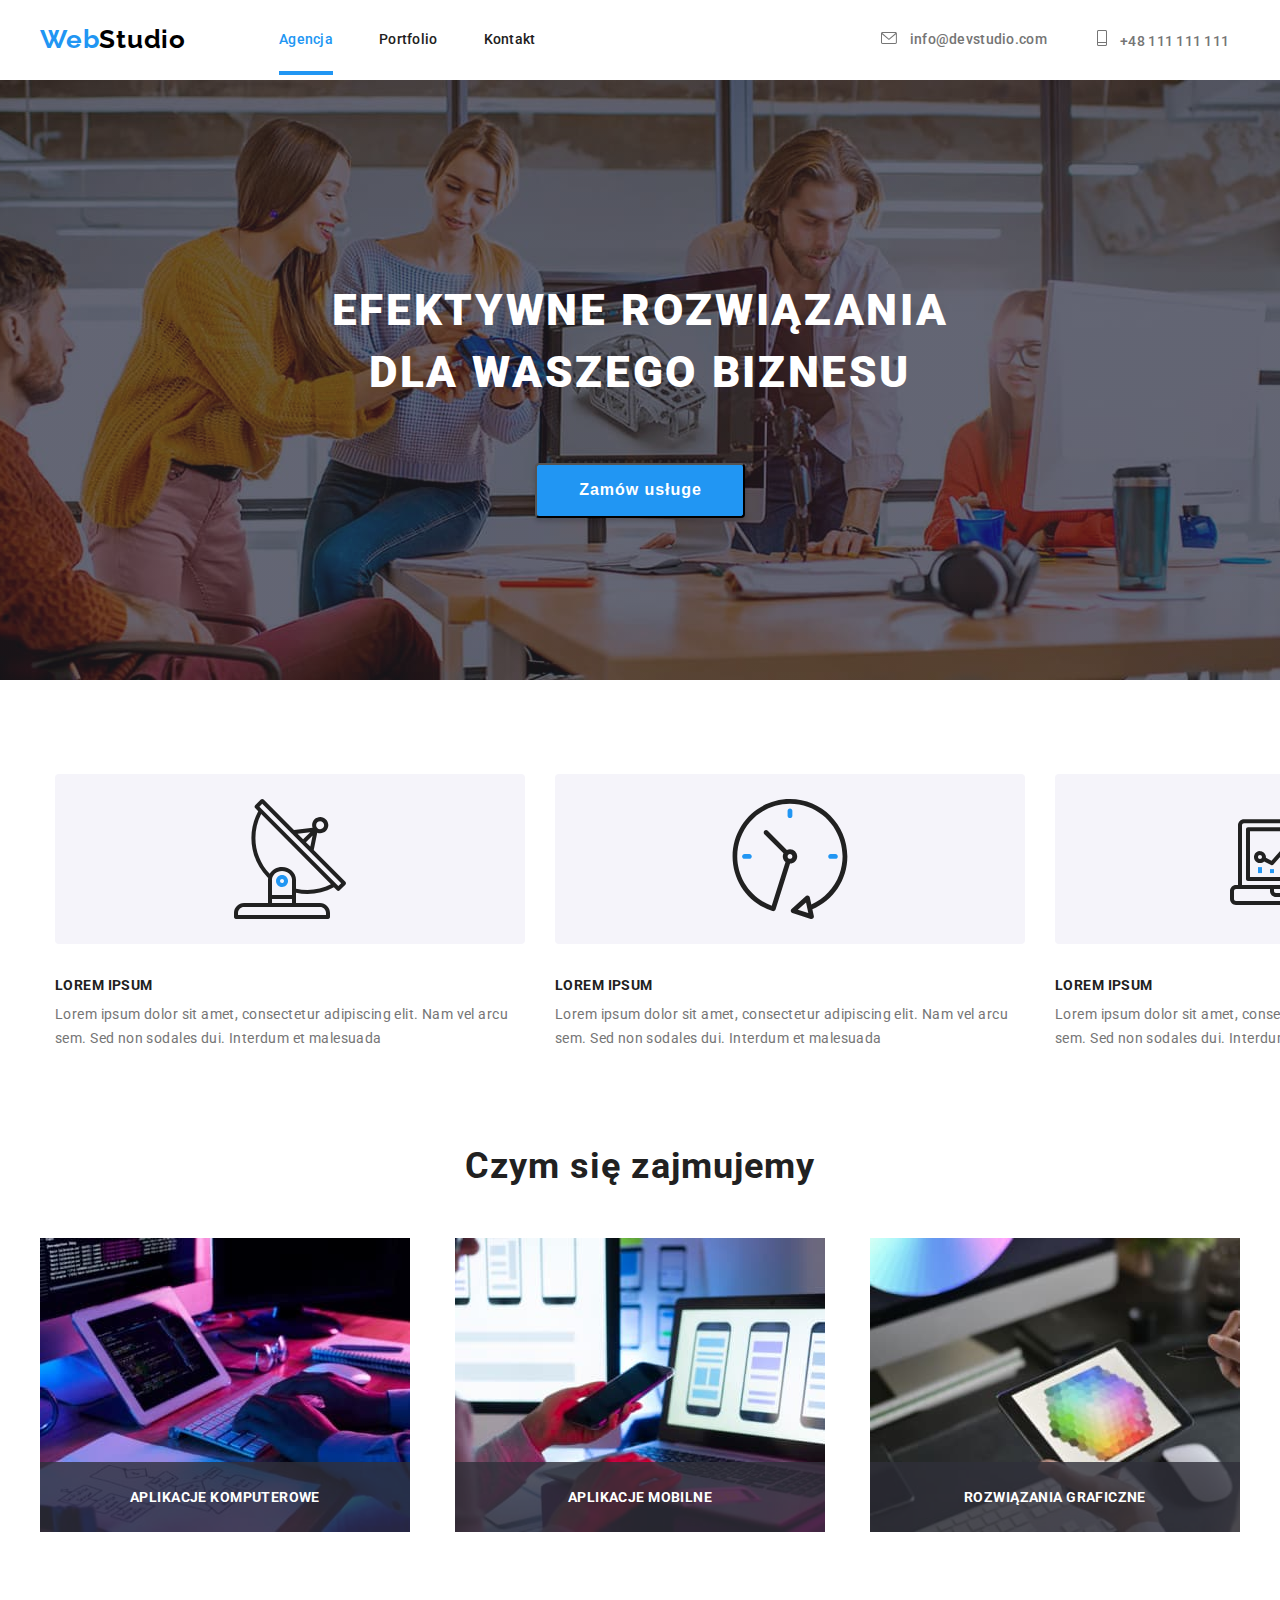
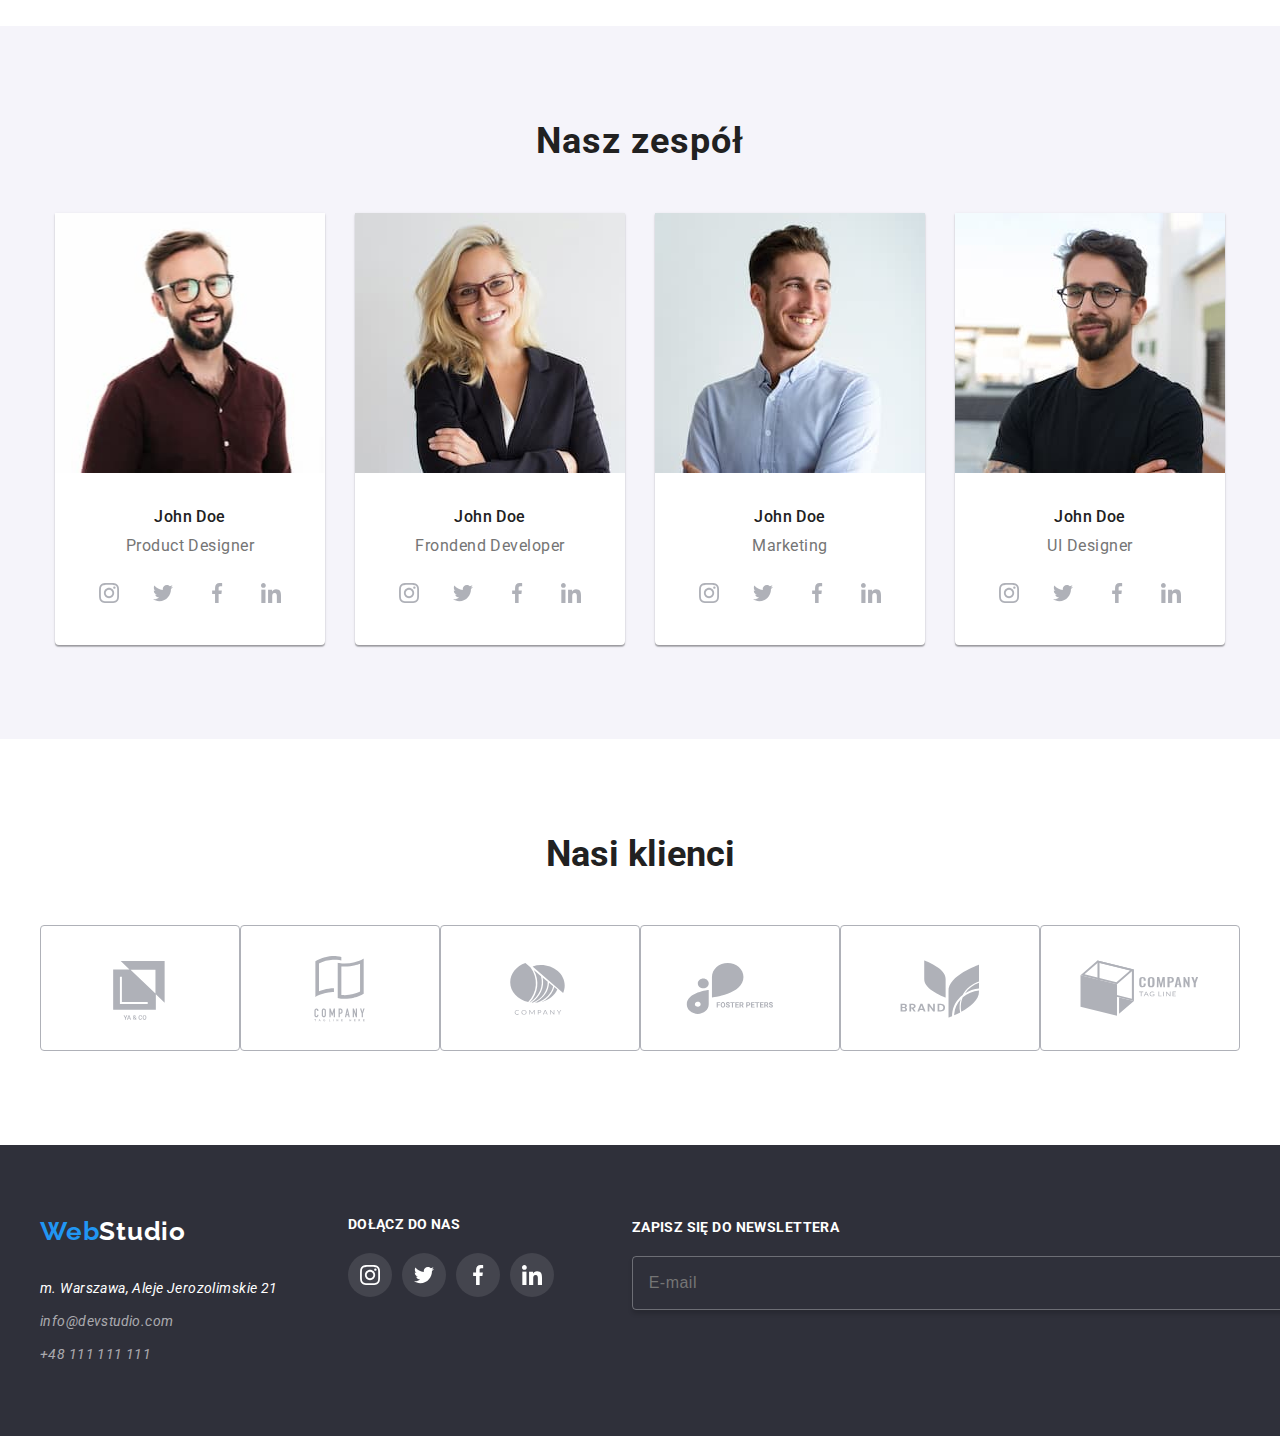
<file: index.html>
<!DOCTYPE html>
<html lang="en">
  <head>
    <meta charset="UTF-8" />
    <meta http-equiv="X-UA-Compatible" content="IE=edge" />
    <meta name="viewport" content="width=device-width, initial-scale=1.0" />
    <title>hw 6</title>
    <link rel="stylesheet" href="./css/styles.css" />
    <link rel="preconnect" href="https://fonts.googleapis.com" />
    <link rel="preconnect" href="https://fonts.gstatic.com" crossorigin />
    <link
      href="https://fonts.googleapis.com/css2?family=Raleway:wght@700&family=Roboto:wght@400;500;700;900&display=swap"
      rel="stylesheet"
    />
    <link
      rel="stylesheet"
      href="https://cdnjs.cloudflare.com/ajax/libs/modern-normalize/2.0.0/modern-normalize.min.css"
      integrity="sha512-4xo8blKMVCiXpTaLzQSLSw3KFOVPWhm/TRtuPVc4WG6kUgjH6J03IBuG7JZPkcWMxJ5huwaBpOpnwYElP/m6wg=="
      crossorigin="anonymous"
      referrerpolicy="no-referrer"
    />
    <link
      rel="stylesheet"
      href="https://cdnjs.cloudflare.com/ajax/libs/modern-normalize/2.0.0/modern-normalize.css"
      integrity="sha512-gA2Bvu0/hw4oj0Lp8ZHjK+o3S4BE5m8d/wNVy6ktKLhHKPpWLQwv9ixzuWirWOakoJqlBdePq2NhoCaUOQ5npQ=="
      crossorigin="anonymous"
      referrerpolicy="no-referrer"
    />
  </head>

  <body>
    <header class="nav-background container">
      <a class="logo" href="./index.html"
        >Web<span class="logo-studio-header">Studio</span></a
      >
      <nav>
        <ul class="first-line">
          <li>
            <a
              class="first-line-agency agency-blue agency-underscore"
              style="color: #2196f3"
              href="./index.html"
              >Agencja</a
            >
          </li>
          <li>
            <a class="first-line-portfolio" href="./portfolio.html"
              >Portfolio</a
            >
          </li>
          <li><a class="first-line-contact" href="/kontakt">Kontakt</a></li>
        </ul>
      </nav>

      <div class="first-line-contactinfo">
        <a href="mailto:info@devstudio.com">
          <svg class="icon-nav" width="16px" height="12px">
            <use href="./images/icons.svg#icon-envelope"></use>
          </svg>
          info@devstudio.com</a
        >

        <a href="tel:+48111111111">
          <svg class="icon-nav" width="10px" height="16px">
            <use href="./images/icons.svg#icon-phone"></use>
          </svg>
          +48 111 111 111</a
        >
      </div>
    </header>

    <main>
      <div class="first-section-background">
        <div class="container first-section-settings">
          <h1 class="fist-section-title">
            EFEKTYWNE ROZWIĄZANIA <br />
            DLA WASZEGO BIZNESU
          </h1>
          <div class="first-section-button-box">
            <button data-modal-open class="first-section-button" type="button">
              Zamów usługe
            </button>
          </div>
        </div>
      </div>

      <section class="section">
        <div class="container">
          <ul class="second-section">
            <li class="second-section-headline">
              <svg class="icon-second-section" width="270px" height="120px">
                <use href="./images/icons.svg#icon-antenna"></use>
              </svg>
              <p class="second-section-hd-item">LOREM IPSUM</p>
              <p class="second-section-text">
                Lorem ipsum dolor sit amet, consectetur adipiscing elit. Nam vel
                arcu sem. Sed non sodales dui. Interdum et malesuada
              </p>
            </li>

            <li class="second-section-headline">
              <svg class="icon-second-section" width="270px" height="120px">
                <use href="./images/icons.svg#icon-clock"></use>
              </svg>
              <p class="second-section-hd-item">LOREM IPSUM</p>
              <p class="second-section-text">
                Lorem ipsum dolor sit amet, consectetur adipiscing elit. Nam vel
                arcu sem. Sed non sodales dui. Interdum et malesuada
              </p>
            </li>

            <li class="second-section-headline">
              <svg class="icon-second-section" width="270px" height="120px">
                <use href="./images/icons.svg#icon-diagram"></use>
              </svg>
              <p class="second-section-hd-item">LOREM IPSUM</p>
              <p class="second-section-text">
                Lorem ipsum dolor sit amet, consectetur adipiscing elit. Nam vel
                arcu sem. Sed non sodales dui. Interdum et malesuada
              </p>
            </li>

            <li class="second-section-headline">
              <svg class="icon-second-section" width="270px" height="120px">
                <use href="./images/icons.svg#icon-astronaut"></use>
              </svg>
              <p class="second-section-hd-item">LOREM IPSUM</p>
              <p class="second-section-text">
                Lorem ipsum dolor sit amet, consectetur adipiscing elit. Nam vel
                arcu sem. Sed non sodales dui. Interdum et malesuada
              </p>
            </li>
          </ul>
        </div>
      </section>

      <div>
        <h2 class="third-section-title">Czym się zajmujemy</h2>
        <ul class="container third-section-pictures">
          <li>
            <img
              src="./images/pic1.jpg"
              alt="tablet on the desk"
              width="370"
              height="294"
            />
            <p class="third-section-text">APLIKACJE KOMPUTEROWE</p>
          </li>

          <li>
            <img
              src="./images/pic2.jpg"
              alt="tablet on the desk"
              width="370"
              height="294"
            />
            <p class="third-section-text">APLIKACJE MOBILNE</p>
          </li>

          <li>
            <img
              src="./images/pic3.jpg"
              alt="picture on the desk"
              width="370"
              height="294"
            />
            <p class="third-section-text">ROZWIĄZANIA GRAFICZNE</p>
          </li>
        </ul>
      </div>

      <section class="fourth-section-background section">
        <h2 class="fouth-section-title">Nasz zespół</h2>

        <div class="container fourth-section">
          <figure class="fourth-section-block">
            <img
              class="fourth-section-photo"
              src="./images/pic4.jpg"
              alt="man"
              width="270"
              height="260"
            />
            <figcaption class="fourth-section-name">
              John Doe
              <p class="fourth-section-position">Product Designer</p>
            </figcaption>
            <div class="sm-icons">
              <div class="icon-fourth">
                <svg width="20px" height="20px">
                  <use href="./images/icons.svg#icon-instagram"></use>
                </svg>
              </div>
              <div class="icon-fourth">
                <svg width="20px" height="20px">
                  <use href="./images/icons.svg#icon-twitter"></use>
                </svg>
              </div>
              <div class="icon-fourth">
                <svg width="20px" height="20px">
                  <use href="./images/icons.svg#icon-facebook"></use>
                </svg>
              </div>
              <div class="icon-fourth">
                <svg width="20px" height="20px">
                  <use href="./images/icons.svg#icon-linkedin"></use>
                </svg>
              </div>
            </div>
          </figure>

          <figure class="fourth-section-block">
            <img
              class="fourth-section-photo"
              src="./images/pic5.jpg"
              alt="man"
              width="270"
              height="260"
            />
            <figcaption class="fourth-section-name">
              John Doe
              <p class="fourth-section-position">Frondend Developer</p>
            </figcaption>
            <div class="sm-icons">
              <div class="icon-fourth">
                <svg width="20px" height="20px">
                  <use href="./images/icons.svg#icon-instagram"></use>
                </svg>
              </div>
              <div class="icon-fourth">
                <svg width="20px" height="20px">
                  <use href="./images/icons.svg#icon-twitter"></use>
                </svg>
              </div>
              <div class="icon-fourth">
                <svg width="20px" height="20px">
                  <use href="./images/icons.svg#icon-facebook"></use>
                </svg>
              </div>
              <div class="icon-fourth">
                <svg width="20px" height="20px">
                  <use href="./images/icons.svg#icon-linkedin"></use>
                </svg>
              </div>
            </div>
          </figure>

          <figure class="fourth-section-block">
            <img
              class="fourth-section-photo"
              src="./images/pic6.jpg"
              alt="man"
              width="270"
              height="260"
            />
            <figcaption class="fourth-section-name">
              John Doe
              <p class="fourth-section-position">Marketing</p>
            </figcaption>
            <div class="sm-icons">
              <div class="icon-fourth">
                <svg width="20px" height="20px">
                  <use href="./images/icons.svg#icon-instagram"></use>
                </svg>
              </div>
              <div class="icon-fourth">
                <svg width="20px" height="20px">
                  <use href="./images/icons.svg#icon-twitter"></use>
                </svg>
              </div>
              <div class="icon-fourth">
                <svg width="20px" height="20px">
                  <use href="./images/icons.svg#icon-facebook"></use>
                </svg>
              </div>
              <div class="icon-fourth">
                <svg width="20px" height="20px">
                  <use href="./images/icons.svg#icon-linkedin"></use>
                </svg>
              </div>
            </div>
          </figure>

          <figure class="fourth-section-block">
            <img
              class="fourth-section-photo"
              src="./images/pic7.jpg"
              alt="man"
              width="270"
              height="260"
            />
            <figcaption class="fourth-section-name">
              John Doe
              <p class="fourth-section-position">UI Designer</p>
            </figcaption>
            <div class="sm-icons">
              <div class="icon-fourth">
                <svg width="20px" height="20px">
                  <use href="./images/icons.svg#icon-instagram"></use>
                </svg>
              </div>
              <div class="icon-fourth">
                <svg width="20px" height="20px">
                  <use href="./images/icons.svg#icon-twitter"></use>
                </svg>
              </div>
              <div class="icon-fourth">
                <svg width="20px" height="20px">
                  <use href="./images/icons.svg#icon-facebook"></use>
                </svg>
              </div>
              <div class="icon-fourth">
                <svg width="20px" height="20px">
                  <use href="./images/icons.svg#icon-linkedin"></use>
                </svg>
              </div>
            </div>
          </figure>
        </div>
      </section>

      <section class="section">
        <div class="container">
          <h2 class="fifth-section-headline">Nasi klienci</h2>

          <div class="clients-icons">
            <svg class="clients-icons-blue" width="170" height="92">
              <use href="./images/icons.svg#icon-Logo-1"></use>
            </svg>
            <svg class="clients-icons-blue" width="170" height="92">
              <use href="./images/icons.svg#icon-Logo-2"></use>
            </svg>
            <svg class="clients-icons-blue" width="170" height="92">
              <use href="./images/icons.svg#icon-Logo-3"></use>
            </svg>
            <svg class="clients-icons-blue" width="170" height="92">
              <use href="./images/icons.svg#icon-Logo-4"></use>
            </svg>
            <svg class="clients-icons-blue" width="170" height="92">
              <use href="./images/icons.svg#icon-Logo-5"></use>
            </svg>
            <svg class="clients-icons-blue" width="170" height="92">
              <use href="./images/icons.svg#icon-Logo-6"></use>
            </svg>
          </div>
        </div>
      </section>
    </main>

    <footer class="footer-background">
      <div class="footer-flex container">
        <div class="footer-text">
          <a class="footer-logo" href="/WebStudio"
            >Web<span class="logo-studio">Studio</span></a
          >

          <address class="footer-address-contact">
            <a class="footer-address"> m. Warszawa, Aleje Jerozolimskie 21</a>
            <a
              class="footer-contact"
              href="mailto:info@devstudio.com"
              >info@devstudio.com</a
            >
            <a class="footer-contact" href="tel:+48111111111"
              >+48 111 111 111
            </a>
          </address>
        </div>

        <div>
          <p class="sm-footer">DOŁĄCZ DO NAS</p>
          <div class="footer-icons">
            <a class="footer-sm-icon"
              ><svg width="20" height="20">
                <use href="./images/icons.svg#icon-instagram"></use>
              </svg>
            </a>
            <a class="footer-sm-icon"
              ><svg width="20" height="20">
                <use href="./images/icons.svg#icon-twitter"></use></svg
            ></a>
            <a class="footer-sm-icon"
              ><svg width="20" height="20">
                <use href="./images/icons.svg#icon-facebook"></use></svg
            ></a>
            <a class="footer-sm-icon"
              ><svg width="20" height="20">
                <use href="./images/icons.svg#icon-linkedin"></use></svg
            ></a>
          </div>
          </div>

          <div class="footer-newsletter">
            <form name="newsletter">
              <label class="footer-nl-label">
                Zapisz się do newslettera </br>
                <div class="email-display-footer">
                <input class="email-frame-footer" type="email" name="newsletter" placeholder="E-mail" />
              </label>
              <button class="submit-button-footer" type="submit"> <div class="sign-in-footer">Zapisz się </div> 
                <svg class="svg-email-footer" width="24" height="24">
                <use href="./images/icons.svg#icon-email-footer"></use></svg>
              </button>
              </div>
            </form>
          </div>
    </footer>

    <div class="backdrop is-hidden" data-modal>
      <div class="modal">
        <button class="close" data-modal-close>
          <svg width="11" height="11">
            <use class="x-icon" href="./images/icons.svg#icon-x-icon"></use>
          </svg>
        </button>

        <div class="modal-display">
        <p class="modal-text"> Zostaw swoje dane w formularzu poniżej</p>
        <form>

<label> <div class="modal-form-name">Imię </br> </div>
  <div class="label-wrapper">
<input class="label-part" type="text" name="name" required />
<svg width="18" height="18">
            <use href="./images/icons.svg#icon-person-modal"></use>
          </svg>
</div>
</label>

<label> <div class="modal-form-name">Telefon </br></div>
  <div class="label-wrapper">
<input class="label-part" type="phone-number" name="number" required />
<svg width="18" height="18">
            <use href="./images/icons.svg#icon-phone-modal"></use>
          </svg>
</div>
</label>

<label> <div class="modal-form-name">E-mail </br></div>
  <div class="label-wrapper">
<input class="label-part" type="email" name="email" required />
<svg width="18" height="18">
            <use href="./images/icons.svg#icon-email-modal"></use>
          </svg>
</div>
</label>

<label>
    <div class="modal-form-name modal-form-name-position">Komentarz</div>
    <div class="label-focus">
    <textarea class="label-part-comment" name="feedback" rows="5" placeholder="Wprowadź tekst" required></textarea>
</div>
  </label>

  <label class="modal-checkbox">
    <input type="checkbox" name="regulations" required/>
    <div class="modal-checkbox-text">Oświadczam iż akceptuję <a href="">Regulamin</a> i <a href="">Politykę Prywatności.</a></div>
  </label>
  
  <div class="modal-submit-display">
  <button class="modal-submit" type="submit">Wyślij </div></button>
  </div>
</form>
</div>

      </div>
    </div>

    <script src="./js/modal.js"></script>
  </body>
</html>
</file>
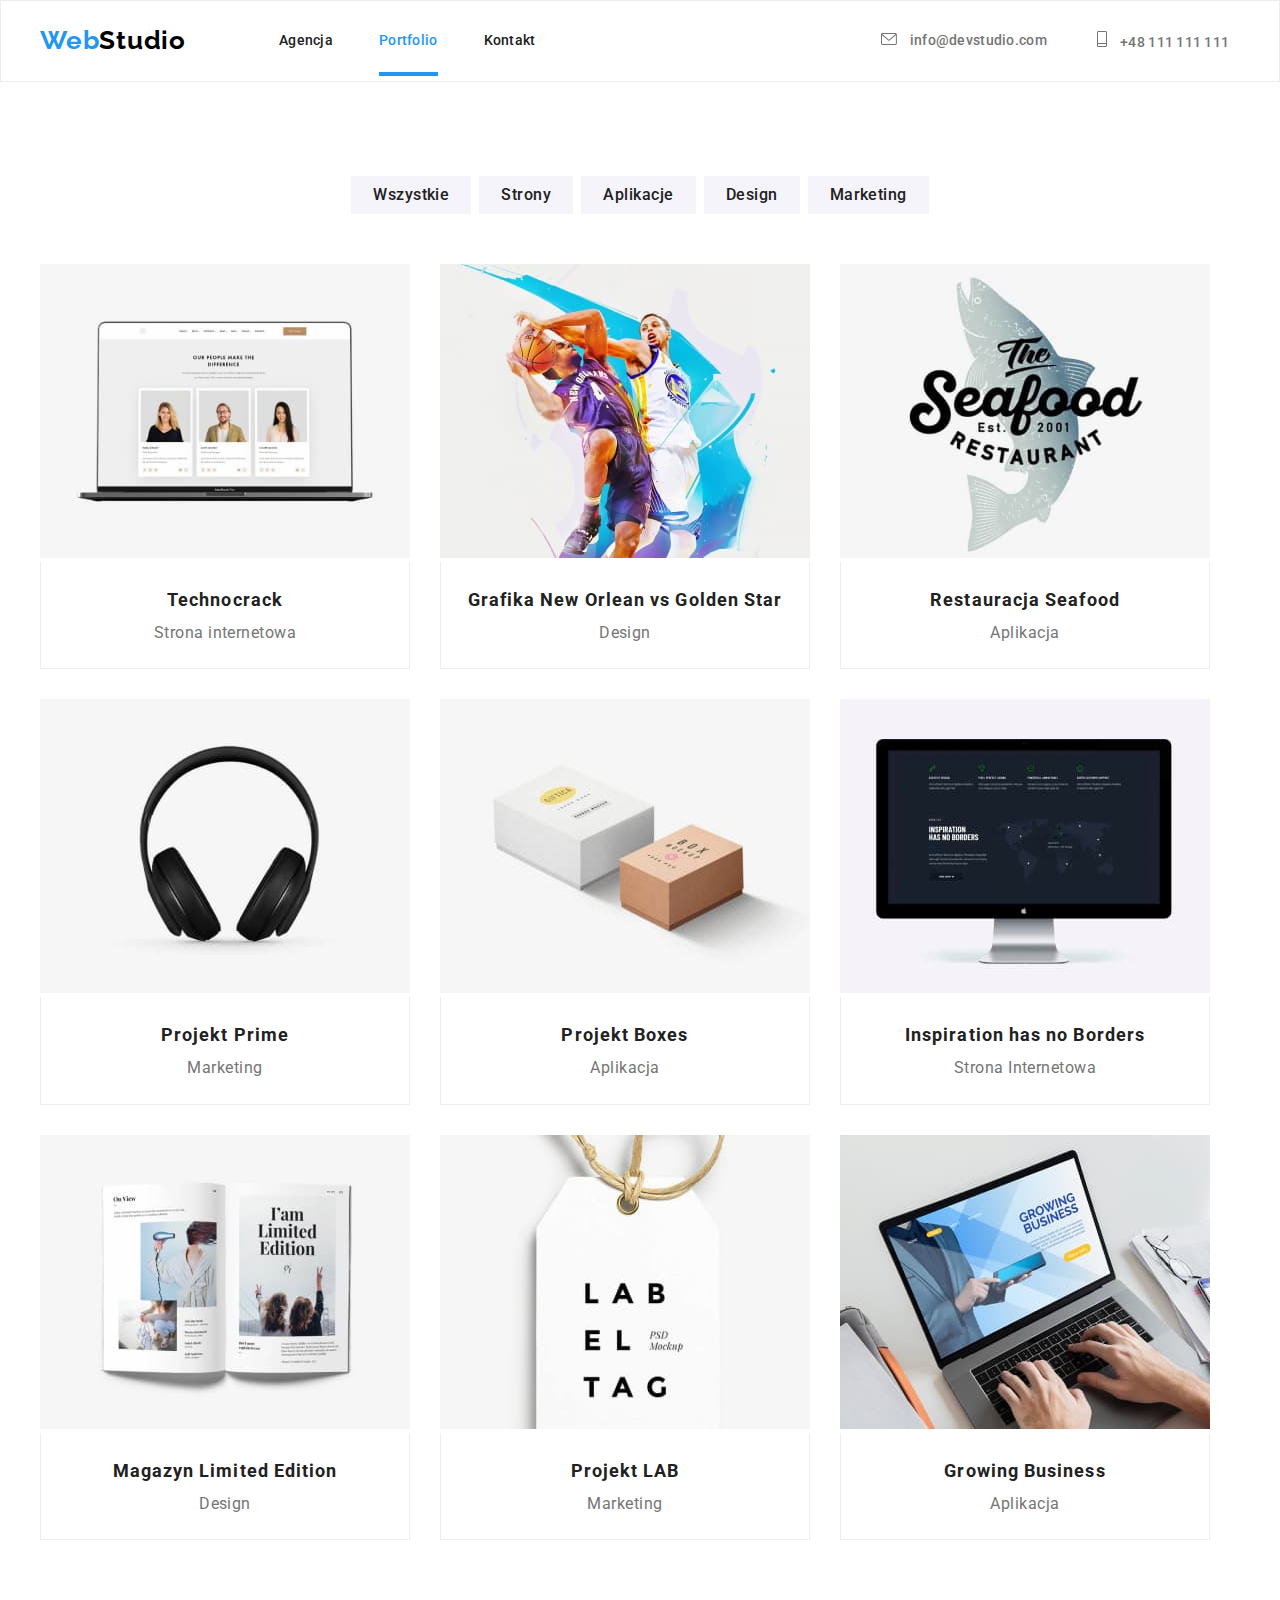
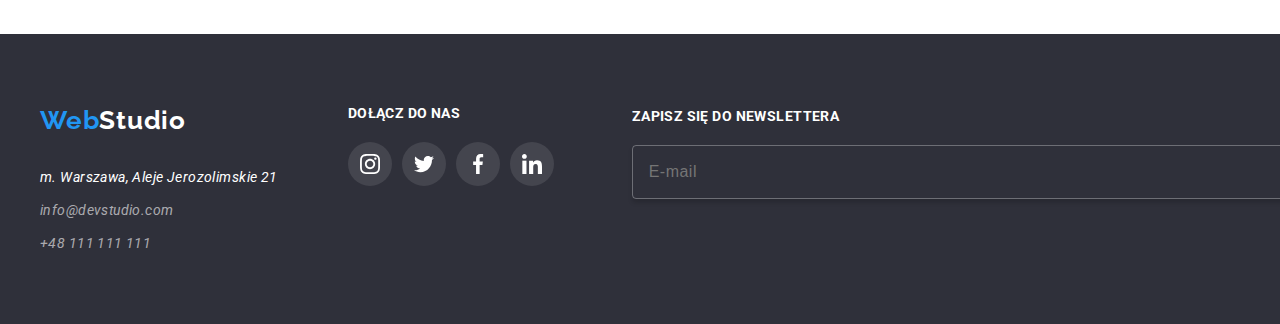
<file: portfolio.html>
<!DOCTYPE html>
<html lang="en">
  <head>
    <meta charset="UTF-8" />
    <meta http-equiv="X-UA-Compatible" content="IE=edge" />
    <meta name="viewport" content="width=device-width, initial-scale=1.0" />
    <title>hw 6</title>
    <link rel="stylesheet" href="./css/styles.css" />
    <link rel="preconnect" href="https://fonts.googleapis.com" />
    <link rel="preconnect" href="https://fonts.gstatic.com" crossorigin />
    <link
      href="https://fonts.googleapis.com/css2?family=Raleway:wght@700&family=Roboto:wght@400;500;700;900&display=swap"
      rel="stylesheet"
    />
    <link rel="stylesheet" href="https://cdnjs.cloudflare.com/ajax/libs/modern-normalize/2.0.0/modern-normalize.min.css" integrity="sha512-4xo8blKMVCiXpTaLzQSLSw3KFOVPWhm/TRtuPVc4WG6kUgjH6J03IBuG7JZPkcWMxJ5huwaBpOpnwYElP/m6wg==" crossorigin="anonymous" referrerpolicy="no-referrer" />
    <link rel="stylesheet" href="https://cdnjs.cloudflare.com/ajax/libs/modern-normalize/2.0.0/modern-normalize.css" integrity="sha512-gA2Bvu0/hw4oj0Lp8ZHjK+o3S4BE5m8d/wNVy6ktKLhHKPpWLQwv9ixzuWirWOakoJqlBdePq2NhoCaUOQ5npQ==" crossorigin="anonymous" referrerpolicy="no-referrer" />
  </head>

  <body>
    <div class="nav-border">
      <header class="nav-background container">
      <a class="logo" href="./index.html"
        >Web<span class="logo-studio-header">Studio</span></a
      >
      <nav>
        <ul class="first-line">
          <li><a class="first-line-agency" href="./index.html">Agencja</a></li>
          <li>
            <a class="first-line-portfolio portfolio-blue portfolio-underscore" style="color: #2196f3" href="./portfolio.html"
              >Portfolio</a
            >
          </li>
          <li><a class="first-line-contact" href="/kontakt">Kontakt</a></li>
        </ul>
      </nav>

      <div class="first-line-contactinfo">
        <a href="mailto:info@devstudio.com">
          <svg class="icon-nav" width="16px" height="12px">
            <use href="./images/icons.svg#icon-envelope"></use>
          </svg>
          info@devstudio.com</a
        >
        <a href="tel:+48111111111">
          <svg class="icon-nav" width="10px" height="16px">
            <use href="./images/icons.svg#icon-phone"></use>
          </svg>
          +48 111 111 111</a
        >
      </div>
    </header>
    </div>

    <main class="section">
      <div class="container">
      <ul class="portfolio-buttons">
        <li><button class="buttons" type="button">Wszystkie</button></li>
        <li><button class="buttons" type="button">Strony</button></li>
        <li><button class="buttons" type="button">Aplikacje</button></li>
        <li><button class="buttons" type="button">Design</button></li>
        <li><button class="buttons" type="button">Marketing</button></li>
      </div>
      </ul>

      <ul class="portfolio-all-photos container">
        <div class="portfolio-box">
          <figure class="photo-box">
          <img
            src="./images/computer.jpg"
            alt="computer"
            width="370"
            height="294"/>
            <p class="text-overlay">Technocrack jest popularną platformą wykorzystywaną do rozpowszechniania koronawirusa. Firmy wykorzystują tę platformę do celów szpiegowskich i ataków na niezabezpieczone serwery konkurencji</p>
            </figure>
          <figcaption class="portfolio-photo-border">
            <b class="portfolio-photo-figcaption">Technocrack</b>
            <p class="portfolio-photo-caption">Strona internetowa</p>
        </figcaption>
      </div>

        <div class="portfolio-box">
          <figure class="photo-box">
          <img
            src="./images/basketball-players.jpg"
            alt="basketball players"
            width="370"
            height="294"
          />
          <p class="text-overlay">Technocrack jest popularną platformą wykorzystywaną do rozpowszechniania koronawirusa. Firmy wykorzystują tę platformę do celów szpiegowskich i ataków na niezabezpieczone serwery konkurencji</p>
            </figure>
          <figcaption class="portfolio-photo-border">
            <b class="portfolio-photo-figcaption"
              >Grafika New Orlean vs Golden Star</b
            >
            <p class="portfolio-photo-caption">Design</p>
            </figcaption>
      </div>

        <div class="portfolio-box">
          <figure class="photo-box">
          <img
            src="./images/seefood-restaurant.jpg"
            alt="seefood restaurant logo"
            width="370"
            height="294"
          />
          <p class="text-overlay">Technocrack jest popularną platformą wykorzystywaną do rozpowszechniania koronawirusa. Firmy wykorzystują tę platformę do celów szpiegowskich i ataków na niezabezpieczone serwery konkurencji</p>
            </figure>
          <figcaption class="portfolio-photo-border">
            <b class="portfolio-photo-figcaption">Restauracja Seafood </b>
            <p class="portfolio-photo-caption">Aplikacja</p>
            </figcaption>
          </div>

        <div class="portfolio-box">
          <figure class="photo-box">
          <img
            src="./images/headphones.jpg"
            alt="headphones"
            width="370"
            height="294"
          />
          <p class="text-overlay">Technocrack jest popularną platformą wykorzystywaną do rozpowszechniania koronawirusa. Firmy wykorzystują tę platformę do celów szpiegowskich i ataków na niezabezpieczone serwery konkurencji</p>
            </figure>
          <figcaption class="portfolio-photo-border">
            <b class="portfolio-photo-figcaption">Projekt Prime</b>
            <p class="portfolio-photo-caption">Marketing</p>
      </figcaption>
    </div>

        <div class="portfolio-box">
          <figure class="photo-box">
          <img
            src="./images/boxes.jpg"
            alt="two boxes"
            width="370"
            height="294"
          />
          <p class="text-overlay">Technocrack jest popularną platformą wykorzystywaną do rozpowszechniania koronawirusa. Firmy wykorzystują tę platformę do celów szpiegowskich i ataków na niezabezpieczone serwery konkurencji</p>
            </figure>
          <figcaption class="portfolio-photo-border">
            <b class="portfolio-photo-figcaption">Projekt Boxes</b>
            <p class="portfolio-photo-caption">Aplikacja</p>
            </figcaption>
          </div>

        <div class="portfolio-box">
          <figure class="photo-box">
          <img
            src="./images/black-screen.jpg"
            alt="computer with the black screen"
            width="370"
            height="294"
          />
          <p class="text-overlay">Technocrack jest popularną platformą wykorzystywaną do rozpowszechniania koronawirusa. Firmy wykorzystują tę platformę do celów szpiegowskich i ataków na niezabezpieczone serwery konkurencji</p>
            </figure>
          <figcaption class="portfolio-photo-border">
            <b class="portfolio-photo-figcaption">Inspiration has no Borders</b>
            <p class="portfolio-photo-caption">Strona Internetowa</p>
            </figcaption>
          </div>

        <div class="portfolio-box">
          <figure class="photo-box">
          <img
            src="./images/magazine.jpg"
            alt="magazine"
            width="370"
            height="294"
          />
          <p class="text-overlay">Technocrack jest popularną platformą wykorzystywaną do rozpowszechniania koronawirusa. Firmy wykorzystują tę platformę do celów szpiegowskich i ataków na niezabezpieczone serwery konkurencji</p>
            </figure>
          <figcaption class="portfolio-photo-border">
            <b class="portfolio-photo-figcaption">Magazyn Limited Edition</b>
            <p class="portfolio-photo-caption">Design</p>
          </figcaption>
        </div>

        <div class="portfolio-box">
          <figure class="photo-box">
          <img
            src="./images/label-tag.jpg"
            alt="label tag"
            width="370"
            height="294"
          />
          <p class="text-overlay">Technocrack jest popularną platformą wykorzystywaną do rozpowszechniania koronawirusa. Firmy wykorzystują tę platformę do celów szpiegowskich i ataków na niezabezpieczone serwery konkurencji</p>
            </figure>
          <figcaption class="portfolio-photo-border">
            <b class="portfolio-photo-figcaption">Projekt LAB</b>
            <p class="portfolio-photo-caption">Marketing</p>
            </figcaption> 
          </div>

        <div class="portfolio-box">
          <figure class="photo-box">
          <img
            src="./images/growing-business-laptop.jpg"
            alt="laptop"
            width="370"
            height="294"
          />
          <p class="text-overlay">Technocrack jest popularną platformą wykorzystywaną do rozpowszechniania koronawirusa. Firmy wykorzystują tę platformę do celów szpiegowskich i ataków na niezabezpieczone serwery konkurencji</p>
            </figure>
          <figcaption class="portfolio-photo-border">
            <b class="portfolio-photo-figcaption">Growing Business</b>
            <p class="portfolio-photo-caption">Aplikacja</p>
            </figcaption>
          </div>
      </div>
    </main>

    <footer class="footer-background">
      <div class="footer-flex container">
        <div class="footer-text">
          <a class="footer-logo" href="/WebStudio"
            >Web<span class="logo-studio">Studio</span></a
          >

          <address class="footer-address-contact">
            <a class="footer-address"> m. Warszawa, Aleje Jerozolimskie 21</a>
            <a
              class="footer-contact footer-contact-padding"
              href="mailto:info@devstudio.com"
              >info@devstudio.com</a
            >
            <a class="footer-contact" href="tel:+48111111111"
              >+48 111 111 111
            </a>
          </address>
        </div>

        <div>
          <p class="sm-footer">DOŁĄCZ DO NAS</p>
          <div class="footer-icons">
            <a class="footer-sm-icon"
              ><svg width="20" height="20">
                <use href="./images/icons.svg#icon-instagram"></use>
              </svg>
            </a>
            <a class="footer-sm-icon"
              ><svg width="20" height="20">
                <use href="./images/icons.svg#icon-twitter"></use>
              </svg></a>
            <a class="footer-sm-icon"
              ><svg width="20" height="20">
                <use href="./images/icons.svg#icon-facebook"></use></svg></a>
            <a class="footer-sm-icon"
              ><svg width="20" height="20">
                <use href="./images/icons.svg#icon-linkedin"></use></svg></a>
          </div>
        </div>
      
        <div class="footer-newsletter">
            <form name="newsletter">
              <label class="footer-nl-label">
                Zapisz się do newslettera </br>
                <div class="email-display-footer">
                <input class="email-frame-footer" type="email" name="newsletter" placeholder="E-mail" />
              </label>
              
              <button class="submit-button-footer" type="submit"> <div class="sign-in-footer">Zapisz się </div> 
                <svg class="svg-email-footer" width="24" height="24">
                <use href="./images/icons.svg#icon-email-footer"></use></svg>
              </button>
              </div>
            </form>
          </div>
    </footer>
  </body>
</html>
</file>
<file: css/styles.css>
* {margin: 0; padding: 0; }

:root {
    --brand-color: #FFFFFF;
    --brand-color-headline: #212121;
    --brand-color-description: #757575;
    --brand-color-logo: #2196F3;
    --brand-color-logo-header: #000000;
    --font-size-14: 14px;
    --font-size-16: 16px;
 --background-photo: #2F303A66;
     --background-icons-second-section: #F5F4FA;
     --icon-color: #AFB1B8;
     --icon-color-blue: #2196F3;
     --icon-color-footer: #ffffff1a;
    --default-time: 250ms;
     --default-timing-function: cubic-bezier(0.4, 0, 0.2, 1);
     --portfolio-box-background: rgba(33, 150, 243, 0.9);
}

body {
    font-family: 'Roboto', sans-serif;
    color: var(--brand-color);
}

li {
    list-style: none;
}

a {
    text-decoration: none;
}

.nav-background {
    color: var(--brand-color);
    margin: auto;
    display: flex;
    align-items: center;
}

.logo {
    font-family: 'Raleway';
    font-weight: 700;
    font-size: 26px;
    line-height: 1.2;
    letter-spacing: 0.03em;
    color: var(--brand-color-logo);
    text-decoration: none;
    margin: 24px 0 25px 0;
}

.logo-studio-header {
    color: var(--brand-color-logo-header);
}

.first-line {
    font-weight: 500;
    font-size: var(--font-size-14);
    line-height: 1.1;
    letter-spacing: 0.02em;
    color: var(--brand-color-headline);
    text-decoration: none;
    list-style: none;
    display: flex;
    justify-content: space-between;
    align-items: center;
}

.first-line-agency {
    margin-left: 93px;
    margin-right: 46px;
    position: relative;
}

.first-line-agency::after {
    content: '';
    height: 4px;
    position: absolute;
    bottom: -28px;
    background: var(--brand-color-logo);
}

.agency-underscore:hover::after {
    width: 100%;
    left: 0;
    transition-property: width, left;
        transition-duration: var(--default-time);
        transition-timing-function: var(--default-timing-function);
}

.agency-blue::after {
    content: '';
    height: 4px;
    position: absolute;
    bottom: -28px;
    background: var(--brand-color-logo);
    width: 100%;
    left: 0;
}

.first-line-portfolio {
    margin-right: 46px;
    position: relative;
}

.first-line-portfolio::after {
    content: '';
    height: 4px;
    position: absolute;
    bottom: -28px;
    background: var(--brand-color-logo);
}

.portfolio-underscore:hover::after {
    width: 100%;
    left: 0;
    transition-property: width, left;
        transition-duration: var(--default-time);
        transition-timing-function: var(--default-timing-function);
}

.portfolio-blue::after {
    content: '';
    height: 4px;
    position: absolute;
    bottom: -28px;
    background: var(--brand-color-logo);
    width: 100%;
    left: 0;
}

.first-line-contact {
    margin-right: 345px;
    position: relative;
}

.first-line-contact::after {
    content: '';
    height: 4px;
    position: absolute;
    bottom: -28px;
    background: var(--brand-color-logo);
}

.first-line a {
    color: inherit;
}

.first-line a:hover,
.first-line a:focus {
    color: var(--brand-color-logo);
    transition-property: color;
        transition-duration: var(--default-time);
        transition-timing-function: var(--default-timing-function);
}

.icon-nav {
    fill: var(--brand-color-description);
    margin-right: 10px; 
}

.first-line-contactinfo {
    font-weight: 500;
    font-size: var(--font-size-14);
    line-height: 1.1;
    letter-spacing: 0.02em;
    color: var(--brand-color-description);
    text-decoration: none;
    list-style: none;
    display: flex;
    gap: 50px;
    align-items: center;
}

.first-line-contactinfo a {
    color: inherit;
}

.first-line-contactinfo a:hover ,
.first-line-contactinfo a:focus {
    color: var(--brand-color-logo);
    transition-property: color;
        transition-duration: var(--default-time);
        transition-timing-function: var(--default-timing-function);
}

.first-line-contactinfo a:hover .icon-nav,
.first-line-contactinfo a:focus .icon-nav {
    fill: var(--icon-color-blue);
    transition-property: fill;
        transition-duration: var(--default-time);
        transition-timing-function: var(--default-timing-function);
}

.first-section-background {
    background: linear-gradient(var(--background-photo), var(--background-photo)), url('../images/index-background.jpg');
    background-size: 1600px auto;
    background-repeat: no-repeat;
    background-position: center;
    height: 600px;
}

.first-section-settings {
box-sizing: border-box;
    display: flex;
    flex-direction: column;
    justify-content: center;
    align-items: center;
    gap: 30px;
}

.fist-section-title {
    font-weight: 900;
    font-size: 44px;
    line-height: 1.4;
    text-align: center;
    letter-spacing: 0.06em;
    text-transform: uppercase;
    color: var(--brand-color);
    margin-top: 200px;
    padding-bottom: 30px;
}

.first-section-button-box {
    display: flex;
    justify-content: center;
}

.first-section-button {
    font-weight: 700;
    font-size: var(--font-size-16);
    line-height: 1.9;
    display: flex;
    align-items: center;
    text-align: center;
    letter-spacing: 0.06em;
    color: var(--brand-color);
    background: #2196F3;
    box-shadow: 0px 4px 4px rgba(0, 0, 0, 0.15);
    border-radius: 4px;
    cursor: pointer;
    box-sizing: content-box;
    display: flex;
    justify-content: center;
    padding: 10px 41px 10px 42px;
    margin-bottom: 200px;
}

.second-section {
    display: flex;
}

.second-section svg {
    margin-bottom: 30px
}

.second-section-headline {
    font-weight: 700;
    font-size: var(--font-size-14);
    line-height: 1.1;
    letter-spacing: 0.03em;
    text-transform: uppercase;
    color: var(--brand-color-headline);
    padding: 0 15px;
} 

.icon-second-section {
    background: var(--background-icons-second-section);
    border-radius: 4px;
    padding: 25px 100px;
}

.second-section-text {
    font-weight: 400;
    font-size: var(--font-size-14);
    line-height: 1.7;
    letter-spacing: 0.03em;
    color: var(--brand-color-description);
    text-transform: none;
    padding-top: 10px;
}

.third-section-title {
    font-weight: 700;
    font-size: 36px;
    line-height: 1.2;
    text-align: center;
    letter-spacing: 0.03em;
    color: var(--brand-color-headline);
    padding-bottom: 50px;
}

.third-section-pictures li {
    position: relative;
    overflow: hidden;
}

.third-section-pictures img {
    vertical-align: bottom;
}

.third-section-pictures li > .third-section-text {
    position: absolute;
    width: 100%;
    bottom: 0;
   padding: 27px 0;
   text-align: center;
    font-family: 'Roboto';
        font-weight: 700;
        font-size: 14px;
        line-height: 16px;
        text-align: center;
        letter-spacing: 0.03em;
        text-transform: uppercase;
        color: var(--brand-color);
        background: rgba(47, 48, 58, 0.8);
}

.third-section-pictures {
    box-sizing: border-box;
    display: flex;
    flex-direction: row;
    justify-content: space-between;
    gap: 30px;
    padding-bottom: 94px;
}

.fourth-section-background {
    background: #F5F4FA;
}

.fouth-section-title {
    font-weight: 700;
    font-size: 36px;
    line-height: 1.2;
    text-align: center;
    letter-spacing: 0.03em;
    color: var(--brand-color-headline);
    padding-bottom: 50px;
}

.fourth-section {
    display: flex;
}

.fourth-section-block {
    display: inline-block;
    background-color: var(--brand-color);
    box-shadow: 0px 1px 3px rgba(0, 0, 0, 0.12), 0px 1px 1px rgba(0, 0, 0, 0.14), 0px 2px 1px rgba(0, 0, 0, 0.2);
    border-radius: 0px 0px 4px 4px;
    margin: 0 15px;
}

figcaption {
    font-weight: 500;
    font-size: var(--font-size-16);
    line-height: 1.2;
    text-align: center;
    letter-spacing: 0.03em;
    color: var(--brand-color-headline);
}

.fourth-section-name {
    margin-top: 30px;
}

.fourth-section-position {
    font-size: var(--font-size-16);
    font-style: normal;
    font-weight: 400;
    line-height: 1.2;
    text-align: center;
    letter-spacing: 0.03em;
    color: var(--brand-color-description);
    display: flex;
    justify-content: center;
    margin: 10px 0 16px;
    white-space: nowrap;
}

.sm-icons {
    display: flex;
    gap: 10px;
    justify-content: center;
    margin-top: 16px;
    fill: var(--icon-color);
    margin-bottom: 30px;
}

.icon-fourth {
    display: flex;
    justify-content: center;
    align-items: center;
    width: 44px;
    height: 44px;
    border-radius: 50%;
}

.icon-fourth:hover,
.icon-fourth:focus {
    cursor: pointer;
    background-color: var(--icon-color-blue);
    fill: var(--brand-color);
    transition-property: background-color,fill, pointer;
        transition-duration: var(--default-time);
        transition-timing-function: var(--default-timing-function);
}

.fifth-section-headline {
    font-weight: 700;
    font-size: 36px;
    text-align: center;
    padding-bottom: 50px;
    color: var(--brand-color-headline);
}

.clients-icons {
    display: flex;
    justify-content: space-between;
    fill: var(--icon-color);
}

.clients-icons-blue:hover,
.clients-icons-blue:focus {
    cursor: pointer;
    fill: var(--icon-color-blue);
    border-color: var(--icon-color-blue);
    transition-property: border-color, fill, pointer;
        transition-duration: var(--default-time);
        transition-timing-function: var(--default-timing-function);
}

div[class="clients-icons"]>svg {
    padding: 17.71px 32px 14.25px;
    border: 1px solid var(--icon-color);
    border-radius: 4px;
}

.footer-background {
    background: #2F303A;
}

.footer-text {
    display: flex;
    flex-direction: column;
    margin: 60px 0;
} 

.footer-logo {
    font-family: 'Raleway';
    font-weight: 700;
    font-size: 26px;
    line-height: 2;
    letter-spacing: 0.03em;
    color: var(--brand-color-logo);
    text-decoration: none;
    padding-bottom: 20px;
}

.logo-studio {
    color: var(--brand-color);
}

.footer-address-contact {
display: flex;
    flex-direction: column;
}

.footer-address {
    font-size: var(--font-size-14);
    line-height: 1.7;
    letter-spacing: 0.03em;
    color: var(--brand-color);
    padding-bottom: 9px;
    white-space: nowrap;
}

.footer-contact {
    font-size: var(--font-size-14);
    line-height: 1.7;
    letter-spacing: 0.03em;
    color: rgba(255, 255, 255, 0.6);
    text-decoration: none;
    padding-bottom: 9px;
}

.footer-contact:hover,
.footer-contact:focus {
    color: var(--brand-color-logo);
    transition-property: color;
        transition-duration: var(--default-time);
        transition-timing-function: var(--default-timing-function);
}

.footer-flex {
    display: flex;
}

.sm-footer {
    margin: 72px 0 0 70px;
    line-height: 1.14em;
    font-size: 14px;
    color: var(--brand-color);
    font-weight: 700;
        letter-spacing: 0.42px;
        text-transform: uppercase;
}

.footer-icons {
    display: flex;
    column-gap: 10px;
    margin: 20px 0 100px 70px;
}

.footer-sm-icon {
    display: flex;
    background-color: var(--icon-color-footer);
    border-radius: 50px;
    fill: var(--brand-color);
    padding: 12px;
}

.footer-sm-icon:hover,
.footer-sm-icon:focus {
    background-color: var(--icon-color-blue);
    cursor: pointer;
    transition-property: background-color, pointer;
        transition-duration: var(--default-time);
        transition-timing-function: var(--default-timing-function);
}

.footer-newsletter {
    padding: 72px 0 0 78px;
}

.footer-nl-label {
    color: var(--brand-color);
        letter-spacing: 0.42px;
        text-transform: uppercase;
        font-weight: 700;
        font-size: 14px;
}

.email-display-footer {
    display: flex;
    flex-direction: row;
    margin-top: 20px;
}

.email-frame-footer {
    padding: 15px 295px 15px 16px;
    color: rgba(255, 255, 255, 0.60);
        font-size: 16px;
        line-height: 20px;
        letter-spacing: 0.48px;
        width: 358px;
        border-radius: 4px;
            border: 1px solid rgba(255, 255, 255, 0.30);
            background: rgba(33, 150, 243, 0.00);
            box-shadow: 0px 4px 4px 0px rgba(0, 0, 0, 0.15);
            max-height: 50px;
}

.submit-button-footer {
    font-size: 16px;
    font-weight: 700;
        line-height: 30px;
        letter-spacing: 0.96px;
        color: var(--brand-color);
        border-radius: 4px;
            background: var(--brand-color-logo);
            box-shadow: 0px 4px 4px 0px rgba(0, 0, 0, 0.15);
            margin-left: 12px;
            display: flex;
            flex-direction: row;
}

.submit-button-footer:focus,
.submit-button-footer:hover {
    cursor: pointer;
}

.sign-in-footer{
    justify-content: center;
    padding: 10px 24px 10px 42px;
    white-space: nowrap
}

.svg-email-footer {
    fill: var(--brand-color);
    justify-content: center;
    margin: 13px 28px 13px 0;
}

.portfolio-buttons {
    display: flex;
    justify-content: center;
    align-items: center;
    gap: 8px;
    padding-bottom: 50px;
}

.buttons {
    font-family: 'Roboto';
    font-style: normal;
    font-weight: 500;
    font-size: var(--font-size-16);
    line-height: 1.6;
    text-align: center;
    letter-spacing: 0.03em;
    color: var(--brand-color-headline);
    cursor: pointer;
    background-color: #F5F4FA;
    border-style: none;
    display: flex;
    padding: 6px 22px;
}

.buttons:hover,
.buttons:focus {
    color: var(--brand-color);
    background: #2196F3;
    box-shadow: 0px 3px 1px rgba(0, 0, 0, 0.1), 0px 1px 2px rgba(0, 0, 0, 0.08), 0px 2px 2px rgba(0, 0, 0, 0.12);
    border-radius: 4px;
    transition-property: color, background, box-shadow, border-radius;
        transition-duration: var(--default-time);
        transition-timing-function: var(--default-timing-function);
}

.portfolio-all-photos {
display: flex;
    flex-wrap: wrap;
    gap: 30px;
    padding: 0 15px;
}

.portfolio-box:hover,
.portfolio-box:focus {
    cursor: pointer;
        box-shadow: 0px 1px 1px rgba(0, 0, 0, 0.12), 0px 4px 4px rgba(0, 0, 0, 0.06), 1px 4px 6px rgba(0, 0, 0, 0.16);
        transition-property: pointer, box-shadow;
            transition-duration: var(--default-time);
            transition-timing-function: var(--default-timing-function);
}

.portfolio-photo-border{
    border: 1px solid #eee;
        border-top: none;
        padding: 20px 24px;
}

.portfolio-photo-figcaption {
    font-weight: 700;
    font-size: 18px;
    line-height: 2;
    letter-spacing: 0.06em;
    color: var(--brand-color-headline);
}

.portfolio-photo-caption {
    font-weight: 400;
    font-size: var(--font-size-16);
    line-height: 1.9;
    letter-spacing: 0.03em;
    color: var(--brand-color-description);
}

.photo-box {
    position: relative;
    overflow: hidden;
}

.text-overlay {
    position: absolute;
    top: 100%;
   left: 0;
    width: 100%;
    height: 100%;
    margin: 0;
    padding: 49px 45px 49px 24px;
    font-family: 'Roboto';
    font-size: 18px;
    line-height: 1.56;
     letter-spacing: 0.03em;
    color: var(--brand-color);
    background: var(--portfolio-box-background);
}

.portfolio-all-photos div:hover .text-overlay {
    transform: translateY(-100%);
    transition-property: transform;
        transition-duration: var(--default-time);
        transition-timing-function: var(--default-timing-function);
}

.backdrop {
    position: fixed;
    top: 0;
    left: 0;
    bottom: 0;
    right: 0;
    background-color: #00000033;
    display: flex;

}

.modal {
    position: fixed;
    width: 528px;
    height: 581px;
    left: 50%;
    top: 50%;
    transform: translate(-50%, -50%) rotate(0deg);
    background-color: var(--brand-color);
    box-shadow: 0px 1px 3px #0000001F, 0px 1px 1px #00000024, 0px 2px 1px #00000033;
    border-radius: 4px;
}

.is-hidden {
    pointer-events: none;
    visibility: hidden;
    opacity: 1.0;
}

.close {
    all: unset;
    display: flex;
    margin-top: 8px;
    margin-left: 490px;
    padding-right: 8px;
    border: 1px solid rgba(0, 0, 0, 0.1);
    border-radius: 50%;
    padding: 9px 10px;
}

.close:hover {
    background: none;
    box-shadow: none;
    cursor: pointer;
}

.x-icon {
    fill: #000000;
}

.modal-display {
    display: flex;
    flex-direction: column;
    padding: 2px 40px 40px 40px;
}

.modal-text {
    color: var(--brand-color-headline);
    font-size: 20px;
        font-weight: 700;
        line-height: normal;
        letter-spacing: 0.6px;
        text-align: center;
        padding-bottom: 2px;
}

.modal-form-name {
    color: var(--brand-color-description);
    font-size: 12px;
    letter-spacing: 0.12px;
    padding: 10px 0 4px 0;
}

.label-part:focus,
.label-part-comment:focus {
    border-radius: 4px;
        border: 1px solid var(--brand-color-logo);
        outline: none;
}

.label-part:focus + svg {
    fill: var(--brand-color-logo)
}

.label-wrapper {
    position: relative;
}

.label-wrapper svg {
    position: absolute;
    top: 11px;
    left: 12px;
}

.label-part {
    border-radius: 4px;
        border: 1px solid rgba(33, 33, 33, 0.20);
        width: 448px;
            height: 40px;
            padding-left: 42px;
}

.label-part-comment {
    border-radius: 4px;
        border: 1px solid rgba(33, 33, 33, 0.20);
        width: 448px;
        height: 120px;
        margin-bottom: 20px;
}

.modal-form-name-position {
    position: relative;
}

.label-part-comment::placeholder {
    color: rgba(117, 117, 117, 0.50);
        font-size: 12px;
        letter-spacing: 0.12px;
        position: absolute;
        top: 12px;
        left: 16px;
}

textarea {
    resize: none;
}

.modal-checkbox {
    line-height: 24px;
        letter-spacing: 0.42px;
        color: var(--brand-color-description);
        display: flex;
        justify-content: flex-start;
        align-items: center;
        gap: 7px;
        margin-left: 14px;
}

.modal-checkbox input {
    width: 16px;
        height: 15px;
}

.modal-checkbox-text {
    color: var(--brand-color-description);
        line-height: 24px;
        letter-spacing: 0.42px;
            font-size: 14px;
}

.modal-checkbox-text a {
    color: var(--brand-color-logo);
    text-decoration: underline;
}

.modal-submit-display {
    display: flex;
    justify-content: center;
    padding-top: 30px;
}

.modal-submit {
    width: 200px;
        height: 50px;
        border-radius: 4px;
            background: #2196F3;
            box-shadow: 0px 4px 4px 0px rgba(0, 0, 0, 0.15);
            color: var(--brand-color);
             font-size: 16px;
                font-weight: 700;
                line-height: 30px;
                letter-spacing: 0.96px;
                cursor: pointer;
                border-color: none;
                border: none;
}

.container {
    width: 1200px;
    margin: 0 auto;
}

.section {
    padding: 94px 0 94px 0;
}

.nav-border {
    border: 1px solid #ECECEC;
}
</file>
